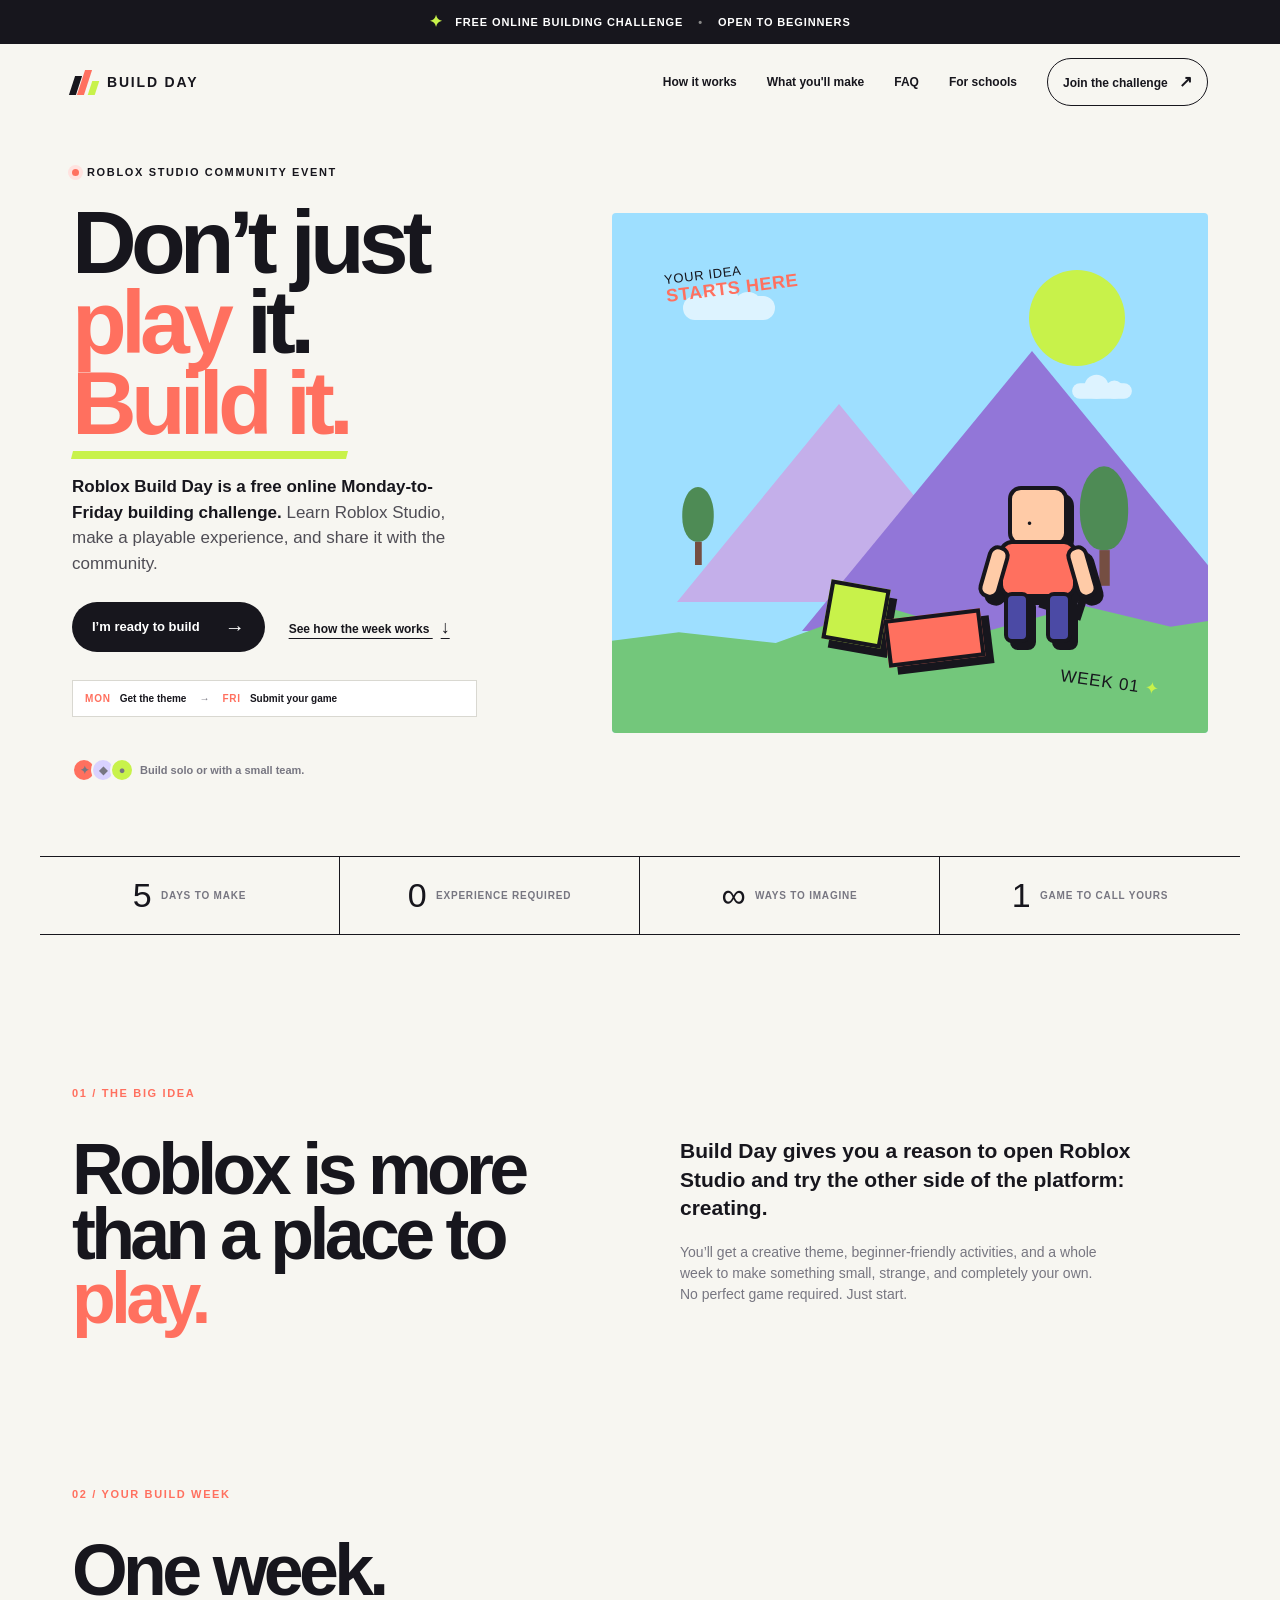
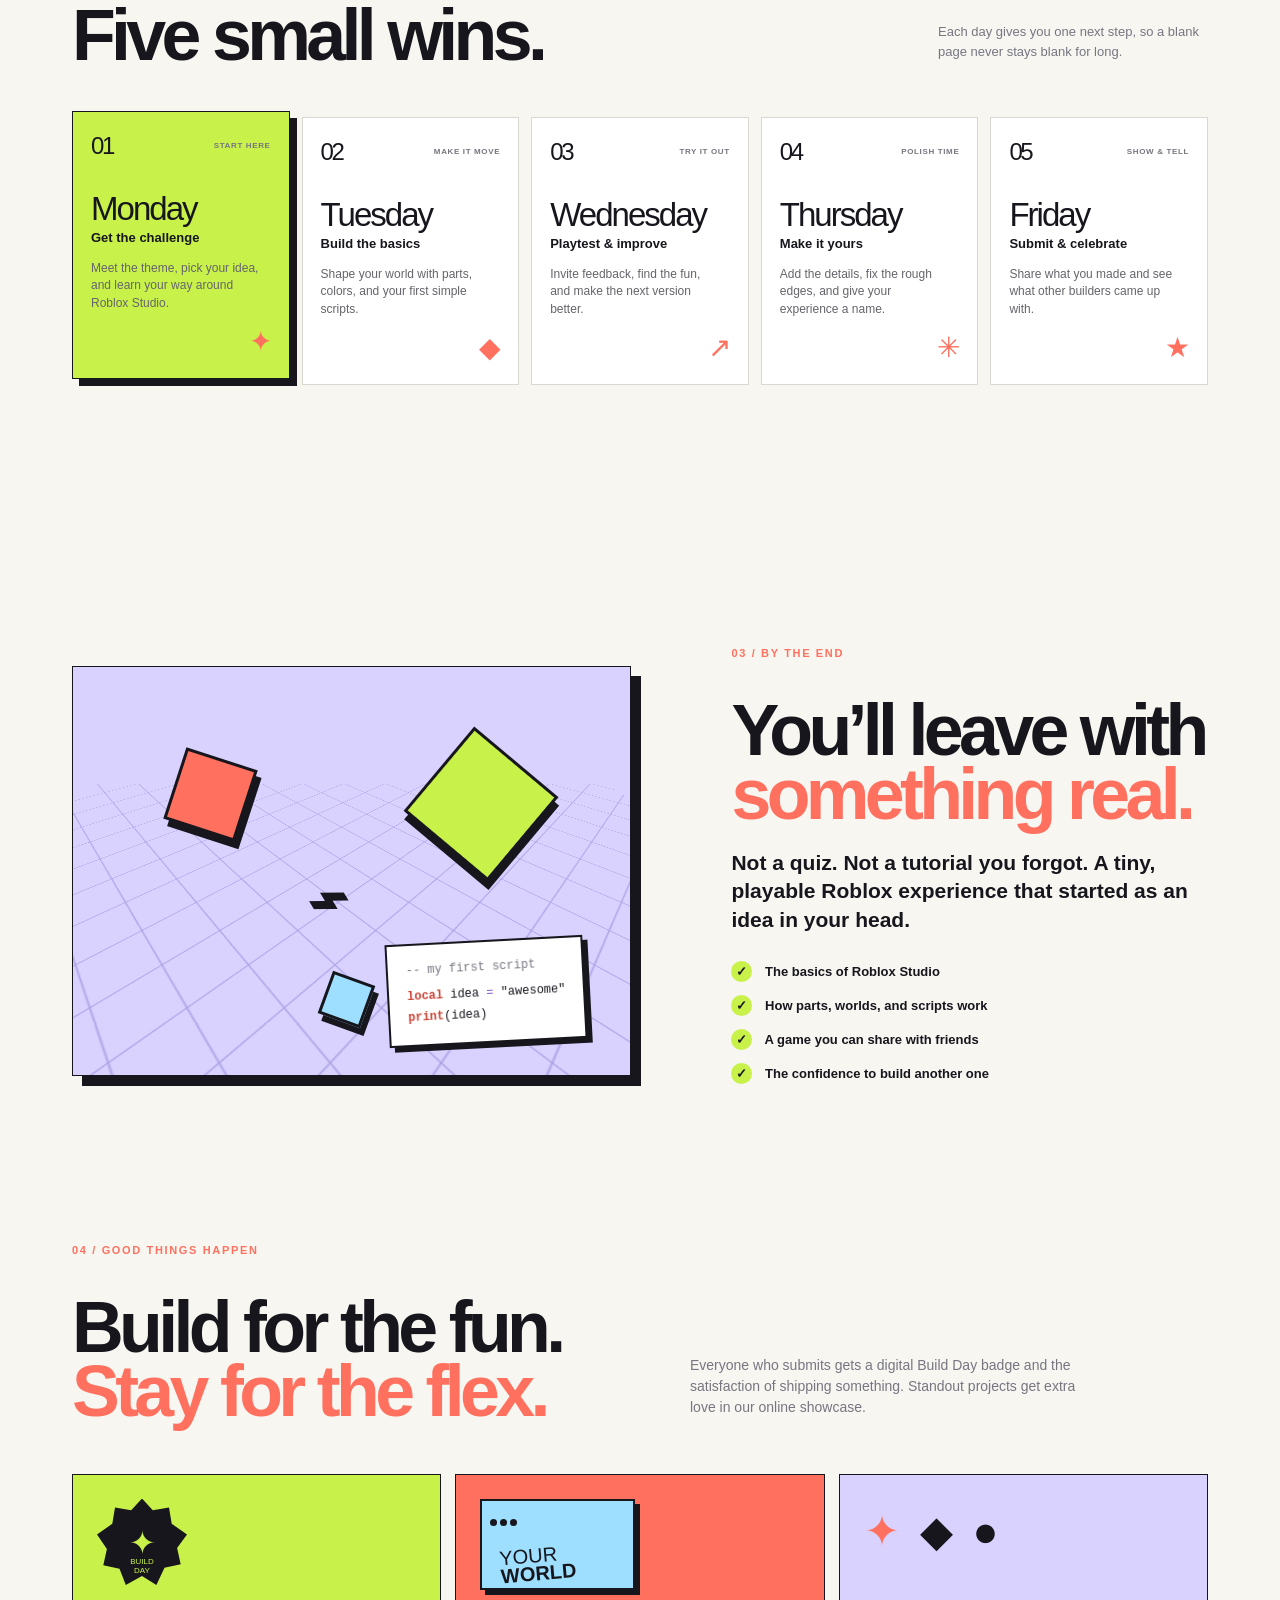
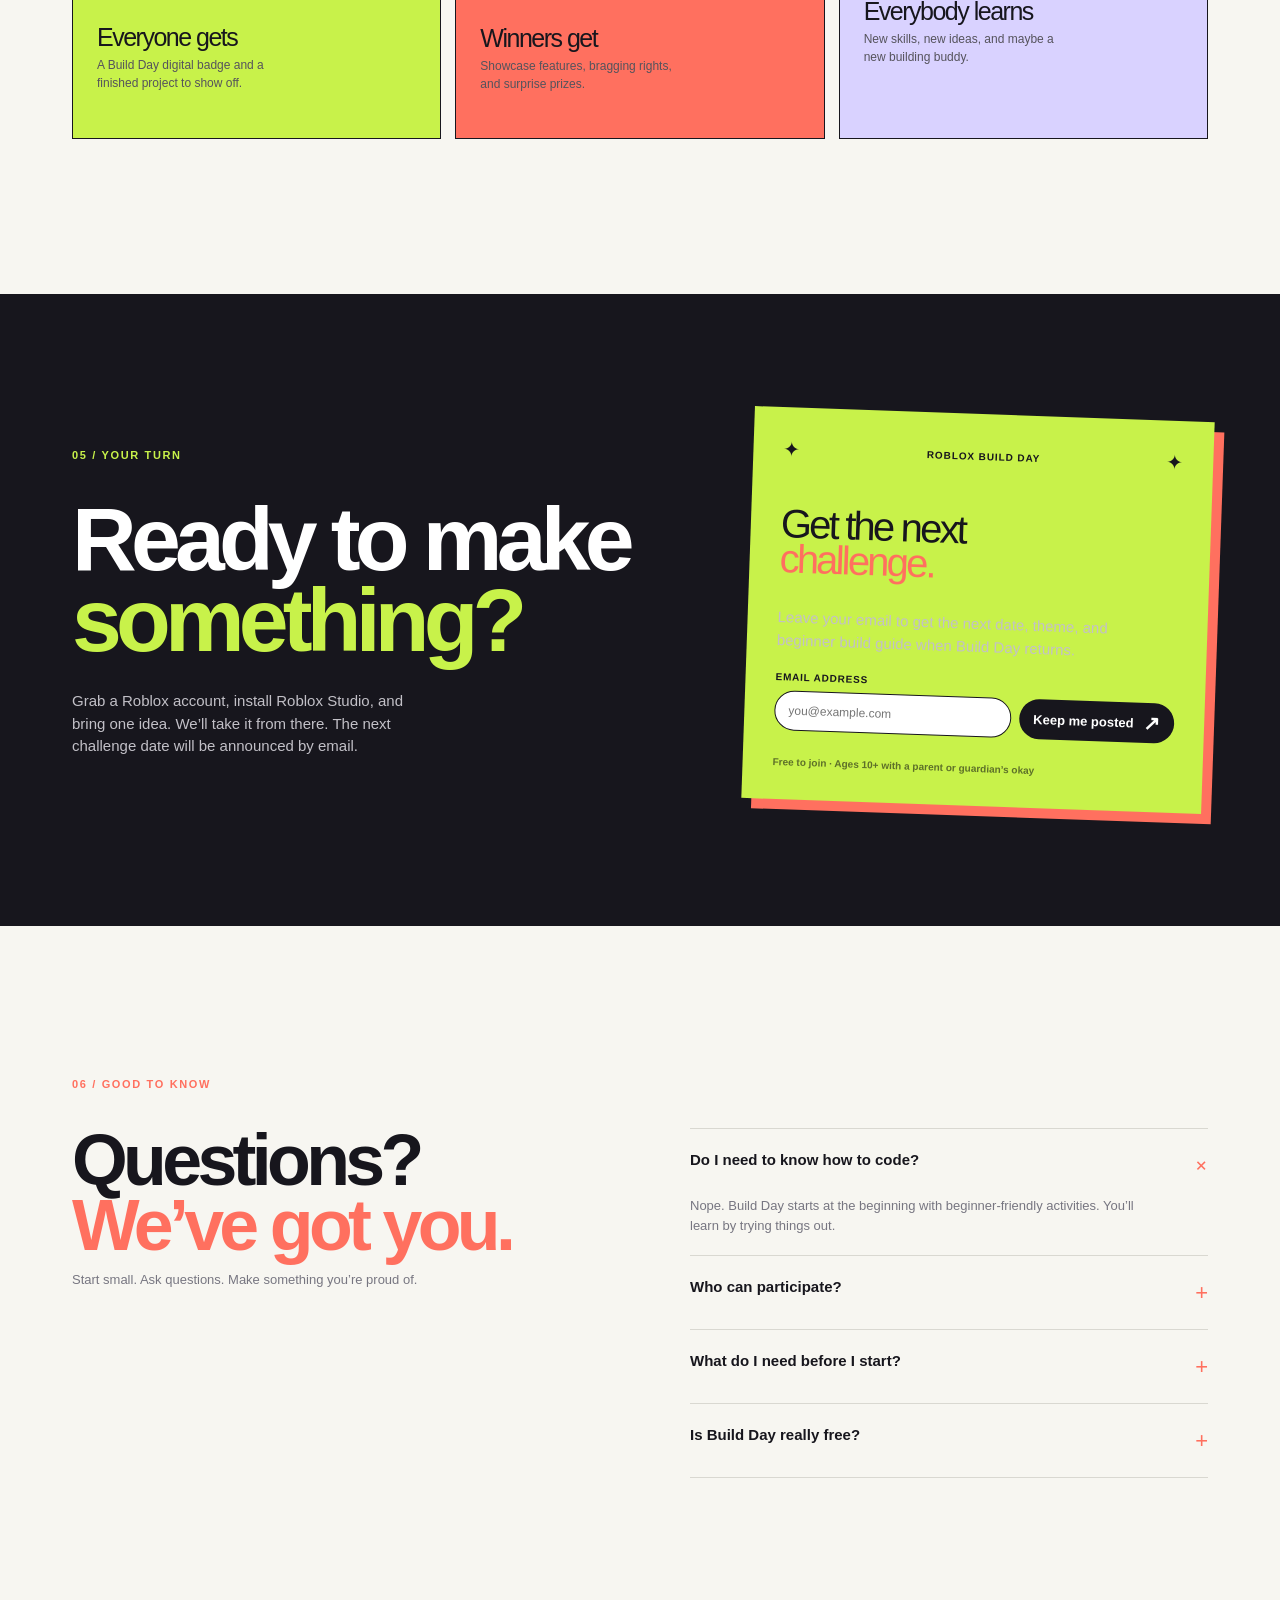
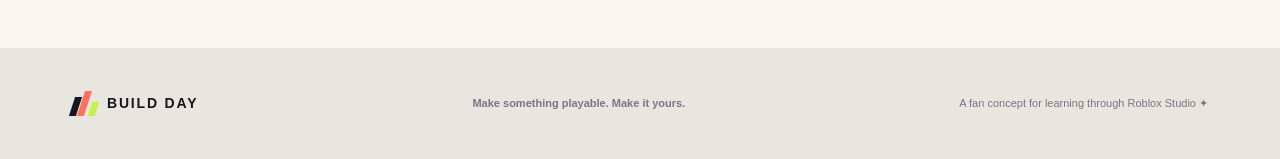
<file: index.html>
<!doctype html>
<html lang="en">
<head>
  <meta charset="UTF-8" />
  <meta name="viewport" content="width=device-width, initial-scale=1.0" />
  <meta name="description" content="Roblox Build Day is a free online building challenge for Roblox players ready to make their first game." />
  <title>Roblox Build Day — Make something playable</title>
  <link rel="stylesheet" href="styles.css" />
</head>
<body>
  <div class="announcement"><span class="spark">✦</span> Free online building challenge <span class="dot">•</span> Open to beginners</div>

  <header class="site-header">
    <a class="brand" href="#top" aria-label="Roblox Build Day home">
      <span class="brand-mark"><span></span><span></span><span></span></span>
      <span>BUILD DAY</span>
    </a>
    <nav class="nav" aria-label="Main navigation">
      <a href="#how-it-works">How it works</a>
      <a href="#what-youll-make">What you'll make</a>
      <a href="#faq">FAQ</a>
      <a href="schools.html">For schools</a>
      <a class="nav-cta" href="#join">Join the challenge <span>↗</span></a>
    </nav>
    <button class="menu-toggle" aria-label="Open menu" aria-expanded="false">☰</button>
  </header>

  <main id="top">
    <section class="hero section-shell">
      <div class="hero-copy">
        <div class="eyebrow"><span class="live-dot"></span> Roblox Studio community event</div>
        <h1>Don’t just<br /><em>play</em> it.<br /><span>Build it.</span></h1>
        <p class="hero-lede"><strong>Roblox Build Day is a free online Monday-to-Friday building challenge.</strong> Learn Roblox Studio, make a playable experience, and share it with the community.</p>
        <div class="hero-actions">
          <a class="button button-primary" href="#signup">I’m ready to build <span>→</span></a>
          <a class="text-link" href="#how-it-works">See how the week works <span>↓</span></a>
        </div>
        <div class="hero-schedule"><span>MON</span><b>Get the theme</b><i>→</i><span>FRI</span><b>Submit your game</b></div>
        <div class="hero-note"><span class="avatar-stack"><i>✦</i><i>◆</i><i>●</i></span><span>Build solo or with a small team.</span></div>
      </div>
      <div class="hero-art" aria-label="Illustration of a Roblox game building scene" role="img">
        <div class="sun"></div><div class="cloud cloud-one"></div><div class="cloud cloud-two"></div>
        <div class="mountain mountain-back"></div><div class="mountain mountain-front"></div>
        <div class="island"></div><div class="tree tree-one"><b></b><i></i></div><div class="tree tree-two"><b></b><i></i></div>
        <div class="build-block block-one"></div><div class="build-block block-two"></div><div class="build-block block-three"></div>
        <div class="character"><div class="head"></div><div class="body"></div><div class="leg leg-one"></div><div class="leg leg-two"></div><div class="arm arm-one"></div><div class="arm arm-two"></div></div>
        <div class="art-label label-top">YOUR IDEA<br /><strong>STARTS HERE</strong></div><div class="art-label label-bottom">WEEK 01 <span>✦</span></div>
      </div>
    </section>

    <section class="stats-strip"><div><strong>5</strong><span>days to make</span></div><div><strong>0</strong><span>experience required</span></div><div><strong>∞</strong><span>ways to imagine</span></div><div><strong>1</strong><span>game to call yours</span></div></section>

    <section class="intro section-shell" id="how-it-works">
      <div class="section-kicker">01 / THE BIG IDEA</div>
      <div class="intro-grid"><h2>Roblox is more<br />than a place to <span>play.</span></h2><div><p class="large-copy">Build Day gives you a reason to open Roblox Studio and try the other side of the platform: creating.</p><p class="muted-copy">You’ll get a creative theme, beginner-friendly activities, and a whole week to make something small, strange, and completely your own. No perfect game required. Just start.</p></div></div>
    </section>

    <section class="timeline-section section-shell">
      <div class="section-kicker">02 / YOUR BUILD WEEK</div><div class="section-heading"><h2>One week.<br /><span>Five small wins.</span></h2><p>Each day gives you one next step, so a blank page never stays blank for long.</p></div>
      <div class="timeline">
        <article class="day-card active"><div class="day-top"><span class="day-number">01</span><span class="day-tag">START HERE</span></div><h3>Monday</h3><h4>Get the challenge</h4><p>Meet the theme, pick your idea, and learn your way around Roblox Studio.</p><div class="day-icon">✦</div></article>
        <article class="day-card"><div class="day-top"><span class="day-number">02</span><span class="day-tag">MAKE IT MOVE</span></div><h3>Tuesday</h3><h4>Build the basics</h4><p>Shape your world with parts, colors, and your first simple scripts.</p><div class="day-icon">◆</div></article>
        <article class="day-card"><div class="day-top"><span class="day-number">03</span><span class="day-tag">TRY IT OUT</span></div><h3>Wednesday</h3><h4>Playtest & improve</h4><p>Invite feedback, find the fun, and make the next version better.</p><div class="day-icon">↗</div></article>
        <article class="day-card"><div class="day-top"><span class="day-number">04</span><span class="day-tag">POLISH TIME</span></div><h3>Thursday</h3><h4>Make it yours</h4><p>Add the details, fix the rough edges, and give your experience a name.</p><div class="day-icon">✳</div></article>
        <article class="day-card"><div class="day-top"><span class="day-number">05</span><span class="day-tag">SHOW & TELL</span></div><h3>Friday</h3><h4>Submit & celebrate</h4><p>Share what you made and see what other builders came up with.</p><div class="day-icon">★</div></article>
      </div>
    </section>

    <section class="make-section section-shell" id="what-youll-make">
      <div class="make-art"><div class="grid-floor"></div><div class="floating cube-a"></div><div class="floating cube-b"></div><div class="floating cube-c"></div><div class="cursor">⌁</div><div class="code-card"><span>-- my first script</span><b>local</b> idea <i>=</i> "awesome"<br /><b>print</b>(idea)</div></div>
      <div class="make-copy"><div class="section-kicker">03 / BY THE END</div><h2>You’ll leave with<br /><span>something real.</span></h2><p class="large-copy">Not a quiz. Not a tutorial you forgot. A tiny, playable Roblox experience that started as an idea in your head.</p><ul class="check-list"><li><span>✓</span> The basics of Roblox Studio</li><li><span>✓</span> How parts, worlds, and scripts work</li><li><span>✓</span> A game you can share with friends</li><li><span>✓</span> The confidence to build another one</li></ul></div>
    </section>

    <section class="rewards section-shell"><div class="section-kicker">04 / GOOD THINGS HAPPEN</div><div class="rewards-head"><h2>Build for the fun.<br /><span>Stay for the flex.</span></h2><p>Everyone who submits gets a digital Build Day badge and the satisfaction of shipping something. Standout projects get extra love in our online showcase.</p></div><div class="reward-grid"><div class="reward-card reward-badge"><div class="badge-shape">✦<small>BUILD<br />DAY</small></div><h3>Everyone gets</h3><p>A Build Day digital badge and a finished project to show off.</p></div><div class="reward-card reward-showcase"><div class="mini-window"><span></span><span></span><span></span><div>YOUR<br /><b>WORLD</b></div></div><h3>Winners get</h3><p>Showcase features, bragging rights, and surprise prizes.</p></div><div class="reward-card reward-friends"><div class="friend-icons">✦ ◆ ●</div><h3>Everybody learns</h3><p>New skills, new ideas, and maybe a new building buddy.</p></div></div></section>

    <section class="join-section" id="join"><div class="join-inner section-shell"><div><div class="section-kicker light">05 / YOUR TURN</div><h2>Ready to make<br /><em>something?</em></h2><p>Grab a Roblox account, install Roblox Studio, and bring one idea. We’ll take it from there. The next challenge date will be announced by email.</p></div><div class="join-card" id="signup"><div class="join-card-title"><span class="tiny-star">✦</span><strong>ROBLOX BUILD DAY</strong><span class="tiny-star">✦</span></div><h3>Get the next<br /><span>challenge.</span></h3><p>Leave your email to get the next date, theme, and beginner build guide when Build Day returns.</p><form class="signup-form" id="signup-form"><label for="email">Email address</label><div class="email-row"><input id="email" name="email" type="email" autocomplete="email" placeholder="you@example.com" required /><button class="button button-light" type="submit">Keep me posted <span>↗</span></button></div><p class="form-status" id="form-status" role="status" aria-live="polite"></p></form><small>Free to join · Ages 10+ with a parent or guardian’s okay</small></div></div></section>

    <section class="faq section-shell" id="faq"><div class="section-kicker">06 / GOOD TO KNOW</div><div class="faq-grid"><div><h2>Questions?<br /><span>We’ve got you.</span></h2><p>Start small. Ask questions. Make something you’re proud of.</p></div><div class="faq-list"><details open><summary>Do I need to know how to code? <span>+</span></summary><p>Nope. Build Day starts at the beginning with beginner-friendly activities. You’ll learn by trying things out.</p></details><details><summary>Who can participate? <span>+</span></summary><p>Roblox players ages 10+ can join with a parent or guardian’s okay. You can build by yourself or with a small team.</p></details><details><summary>What do I need before I start? <span>+</span></summary><p>A Roblox account, access to Roblox Studio, and one idea you’re excited to explore.</p></details><details><summary>Is Build Day really free? <span>+</span></summary><p>Yes. The online challenge, activities, showcase, and digital badge are all free.</p></details></div></div></section>
  </main>

  <footer class="footer"><div class="section-shell footer-inner"><a class="brand" href="#top"><span class="brand-mark"><span></span><span></span><span></span></span><span>BUILD DAY</span></a><p>Make something playable. Make it yours.</p><span class="footer-note">A fan concept for learning through Roblox Studio ✦</span></div></footer>
  <script src="script.js"></script>
</body>
</html>
</file>
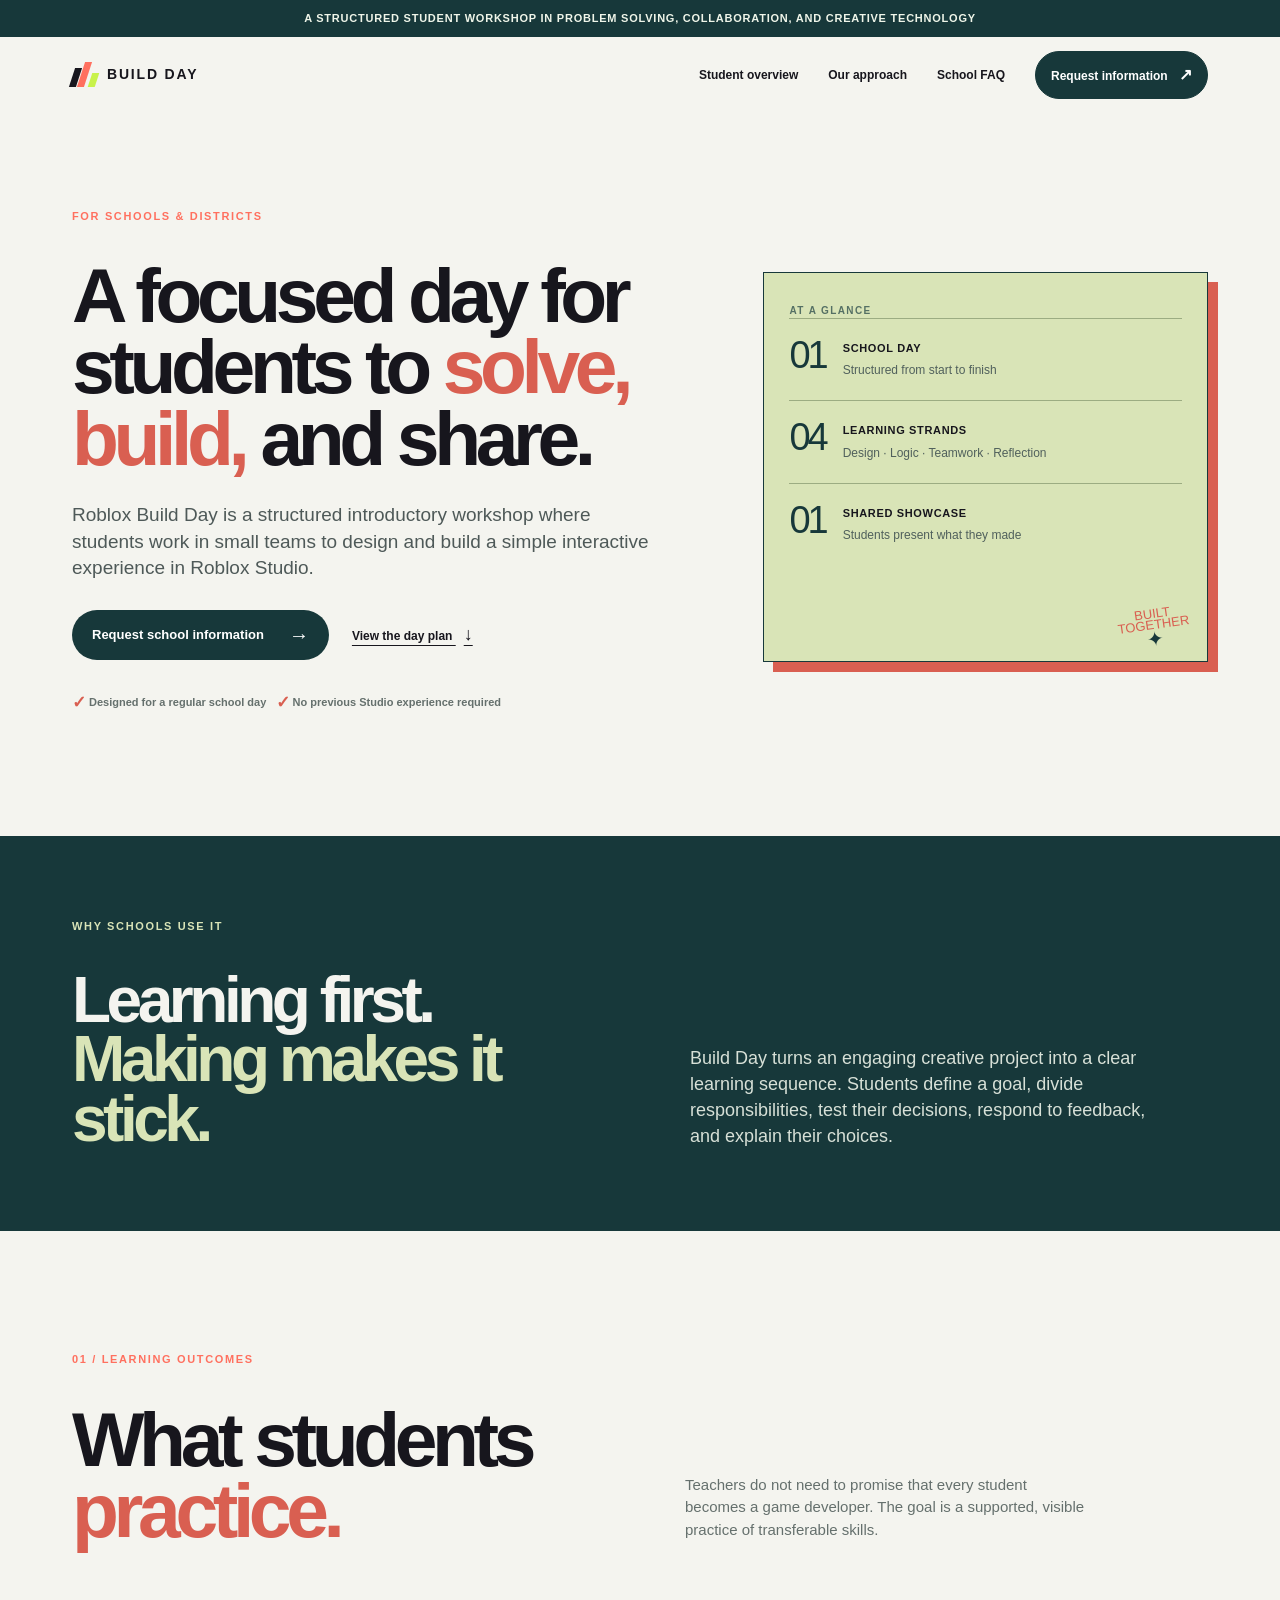
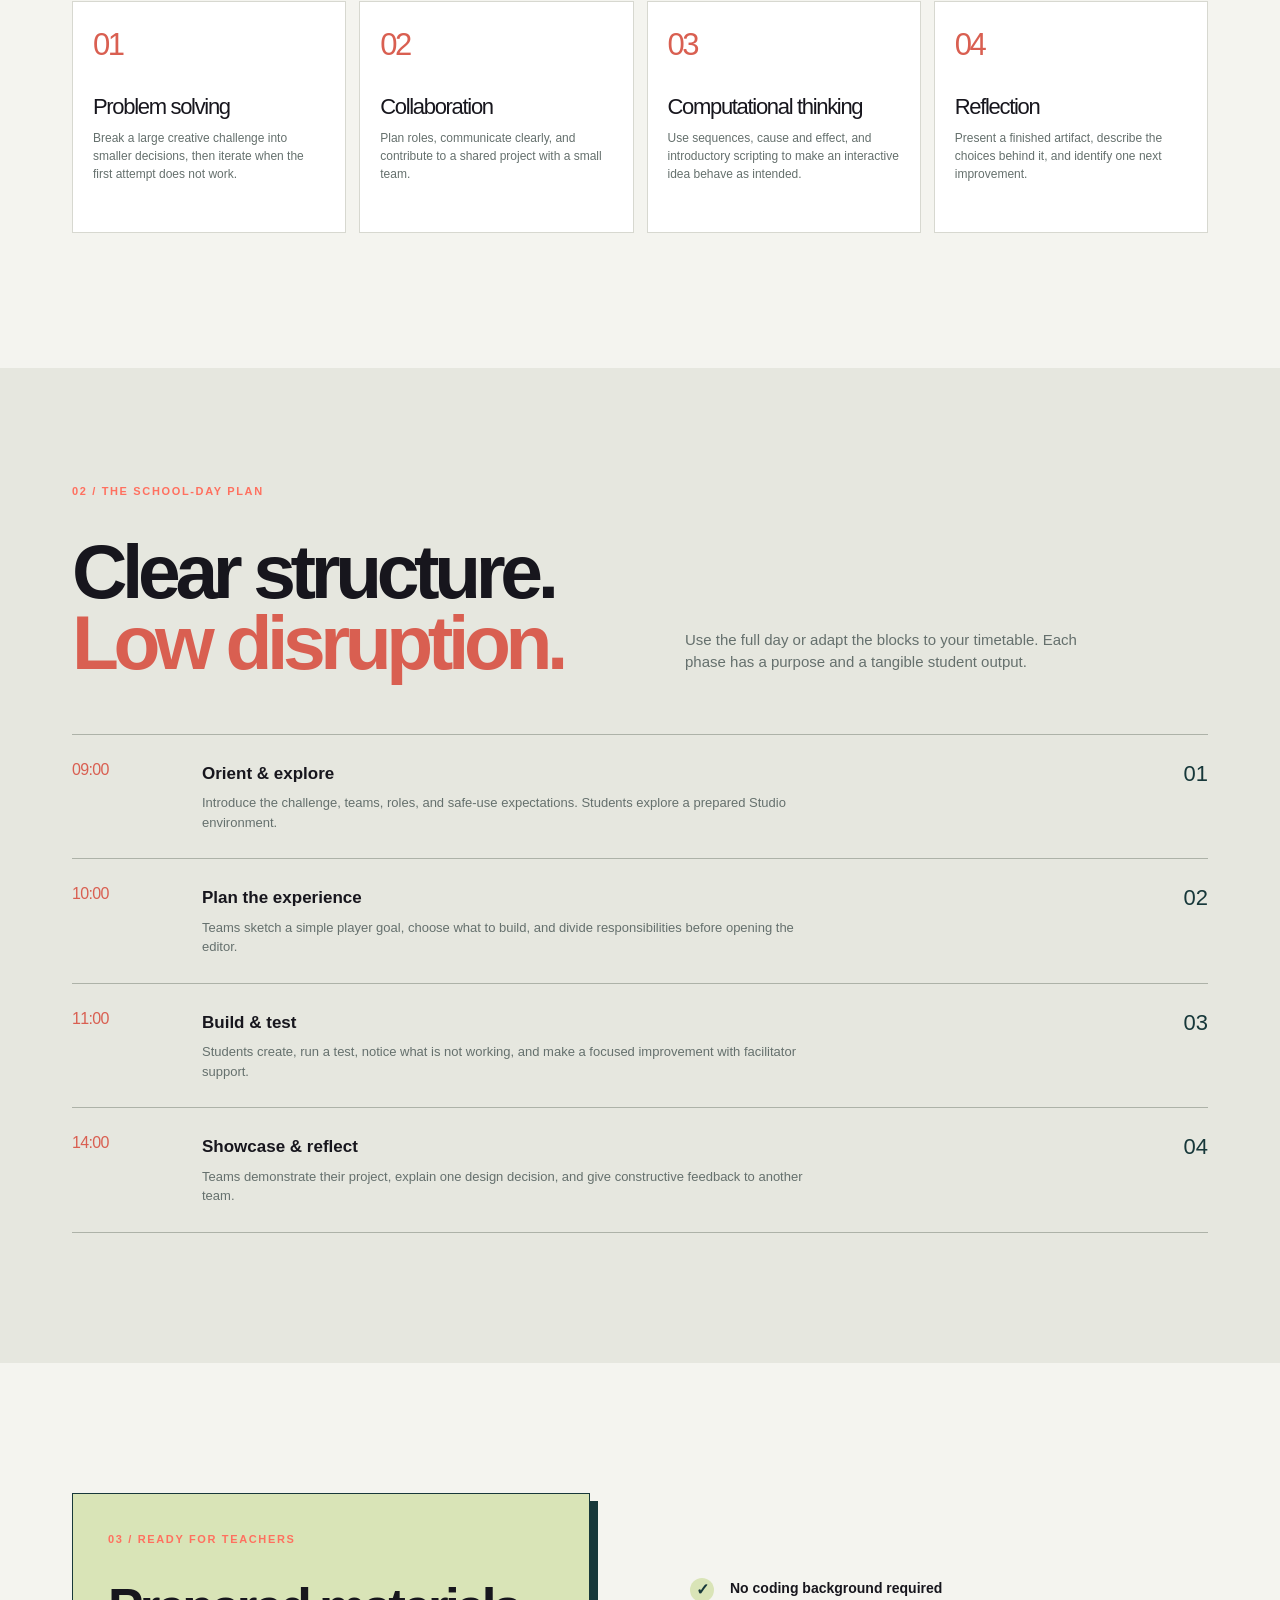
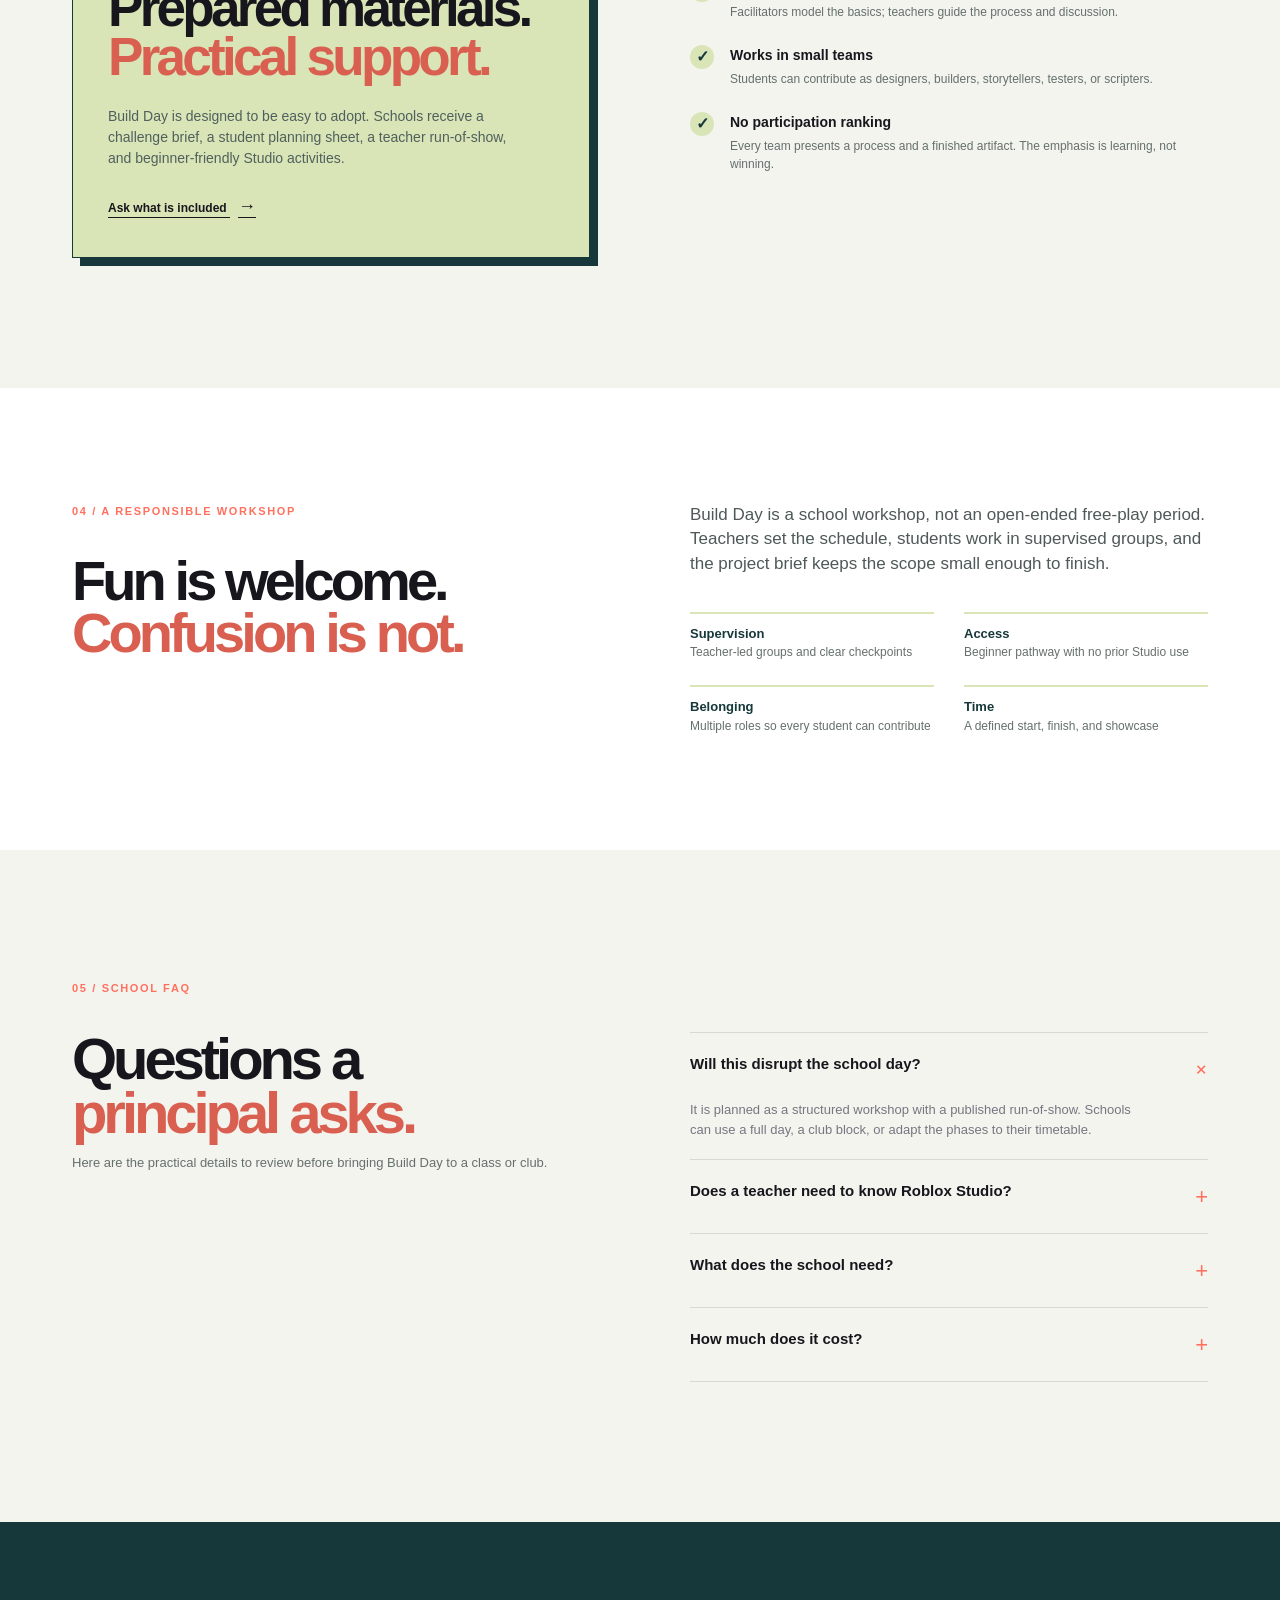
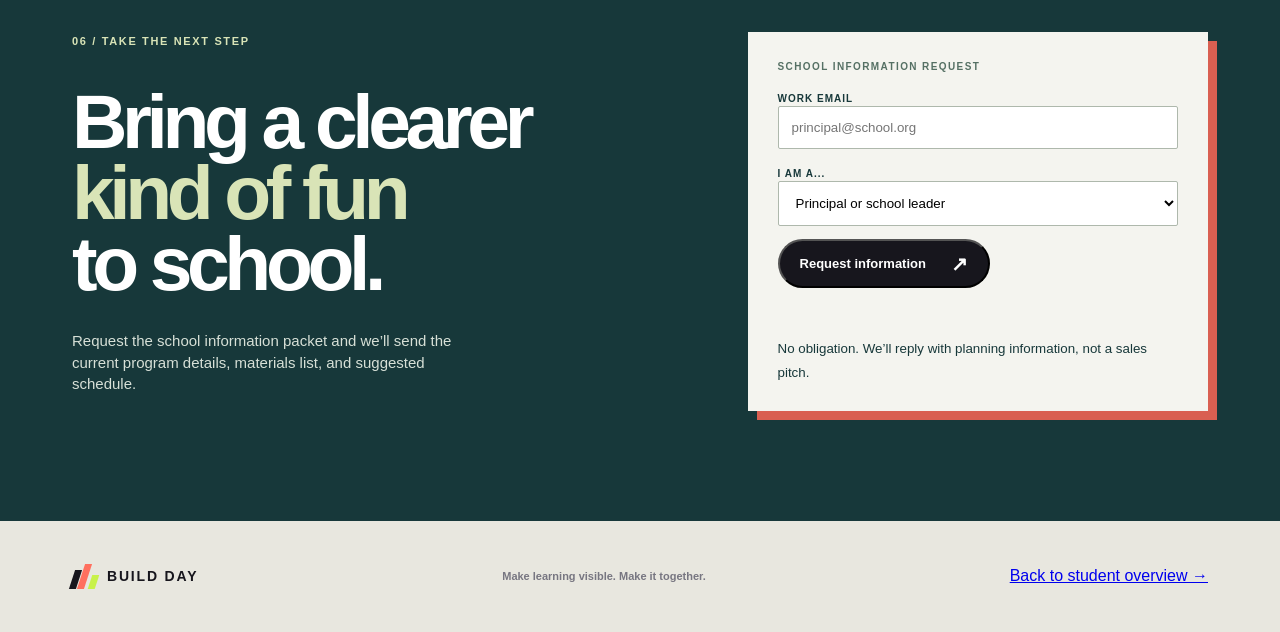
<file: schools.html>
<!doctype html>
<html lang="en">
<head>
  <meta charset="UTF-8" />
  <meta name="viewport" content="width=device-width, initial-scale=1.0" />
  <meta name="description" content="Roblox Build Day for schools: a structured, one-day student workshop for problem solving, collaboration, and introductory game design." />
  <title>For Schools — Roblox Build Day</title>
  <link rel="stylesheet" href="styles.css" />
  <link rel="stylesheet" href="schools.css" />
</head>
<body class="schools-page">
  <div class="announcement schools-announcement">A structured student workshop in problem solving, collaboration, and creative technology</div>
  <header class="site-header school-header">
    <a class="brand" href="index.html" aria-label="Roblox Build Day home"><span class="brand-mark"><span></span><span></span><span></span></span><span>BUILD DAY</span></a>
    <nav class="nav" aria-label="Main navigation"><a href="index.html">Student overview</a><a href="#approach">Our approach</a><a href="#faq">School FAQ</a><a class="nav-cta school-cta" href="#contact">Request information <span>↗</span></a></nav>
    <button class="menu-toggle" aria-label="Open menu" aria-expanded="false">☰</button>
  </header>

  <main>
    <section class="school-hero section-shell">
      <div class="school-hero-copy"><div class="section-kicker">FOR SCHOOLS &amp; DISTRICTS</div><h1>A focused day for students to <span>solve, build,</span> and share.</h1><p class="school-dek">Roblox Build Day is a structured introductory workshop where students work in small teams to design and build a simple interactive experience in Roblox Studio.</p><div class="school-actions"><a class="button button-primary" href="#contact">Request school information <span>→</span></a><a class="text-link" href="#schedule">View the day plan <span>↓</span></a></div><p class="trust-line"><span>✓</span> Designed for a regular school day &nbsp; <span>✓</span> No previous Studio experience required</p></div>
      <div class="school-hero-card"><div class="card-label">AT A GLANCE</div><div class="glance-row"><strong>01</strong><span>school day<br /><b>Structured from start to finish</b></span></div><div class="glance-row"><strong>04</strong><span>learning strands<br /><b>Design · Logic · Teamwork · Reflection</b></span></div><div class="glance-row"><strong>01</strong><span>shared showcase<br /><b>Students present what they made</b></span></div><div class="card-stamp">BUILT<br />TOGETHER<br /><i>✦</i></div></div>
    </section>

    <section class="school-proof"><div class="section-shell proof-grid"><div><div class="section-kicker">WHY SCHOOLS USE IT</div><h2>Learning first.<br /><span>Making makes it stick.</span></h2></div><p>Build Day turns an engaging creative project into a clear learning sequence. Students define a goal, divide responsibilities, test their decisions, respond to feedback, and explain their choices.</p></div></section>

    <section class="outcomes section-shell" id="approach"><div class="section-kicker">01 / LEARNING OUTCOMES</div><div class="outcomes-heading"><h2>What students<br /><span>practice.</span></h2><p>Teachers do not need to promise that every student becomes a game developer. The goal is a supported, visible practice of transferable skills.</p></div><div class="outcome-grid"><article><span class="outcome-no">01</span><h3>Problem solving</h3><p>Break a large creative challenge into smaller decisions, then iterate when the first attempt does not work.</p></article><article><span class="outcome-no">02</span><h3>Collaboration</h3><p>Plan roles, communicate clearly, and contribute to a shared project with a small team.</p></article><article><span class="outcome-no">03</span><h3>Computational thinking</h3><p>Use sequences, cause and effect, and introductory scripting to make an interactive idea behave as intended.</p></article><article><span class="outcome-no">04</span><h3>Reflection</h3><p>Present a finished artifact, describe the choices behind it, and identify one next improvement.</p></article></div></section>

    <section class="school-schedule" id="schedule"><div class="section-shell"><div class="section-kicker">02 / THE SCHOOL-DAY PLAN</div><div class="schedule-heading"><h2>Clear structure.<br /><span>Low disruption.</span></h2><p>Use the full day or adapt the blocks to your timetable. Each phase has a purpose and a tangible student output.</p></div><div class="schedule-list"><div class="schedule-item"><span class="time">09:00</span><div><b>Orient &amp; explore</b><p>Introduce the challenge, teams, roles, and safe-use expectations. Students explore a prepared Studio environment.</p></div><em>01</em></div><div class="schedule-item"><span class="time">10:00</span><div><b>Plan the experience</b><p>Teams sketch a simple player goal, choose what to build, and divide responsibilities before opening the editor.</p></div><em>02</em></div><div class="schedule-item"><span class="time">11:00</span><div><b>Build &amp; test</b><p>Students create, run a test, notice what is not working, and make a focused improvement with facilitator support.</p></div><em>03</em></div><div class="schedule-item"><span class="time">14:00</span><div><b>Showcase &amp; reflect</b><p>Teams demonstrate their project, explain one design decision, and give constructive feedback to another team.</p></div><em>04</em></div></div></div></section>

    <section class="support section-shell"><div class="support-card"><div class="section-kicker">03 / READY FOR TEACHERS</div><h2>Prepared materials.<br /><span>Practical support.</span></h2><p>Build Day is designed to be easy to adopt. Schools receive a challenge brief, a student planning sheet, a teacher run-of-show, and beginner-friendly Studio activities.</p><a class="text-link" href="#contact">Ask what is included <span>→</span></a></div><div class="support-list"><div><span>✓</span><b>No coding background required</b><p>Facilitators model the basics; teachers guide the process and discussion.</p></div><div><span>✓</span><b>Works in small teams</b><p>Students can contribute as designers, builders, storytellers, testers, or scripters.</p></div><div><span>✓</span><b>No participation ranking</b><p>Every team presents a process and a finished artifact. The emphasis is learning, not winning.</p></div></div></section>

    <section class="safety-section"><div class="section-shell safety-grid"><div><div class="section-kicker">04 / A RESPONSIBLE WORKSHOP</div><h2>Fun is welcome.<br /><span>Confusion is not.</span></h2></div><div class="safety-copy"><p>Build Day is a school workshop, not an open-ended free-play period. Teachers set the schedule, students work in supervised groups, and the project brief keeps the scope small enough to finish.</p><div class="safety-points"><span><b>Supervision</b><br />Teacher-led groups and clear checkpoints</span><span><b>Access</b><br />Beginner pathway with no prior Studio use</span><span><b>Belonging</b><br />Multiple roles so every student can contribute</span><span><b>Time</b><br />A defined start, finish, and showcase</span></div></div></div></section>

    <section class="school-faq section-shell" id="faq"><div class="section-kicker">05 / SCHOOL FAQ</div><div class="school-faq-grid"><div><h2>Questions a<br /><span>principal asks.</span></h2><p>Here are the practical details to review before bringing Build Day to a class or club.</p></div><div class="faq-list"><details open><summary>Will this disrupt the school day? <span>+</span></summary><p>It is planned as a structured workshop with a published run-of-show. Schools can use a full day, a club block, or adapt the phases to their timetable.</p></details><details><summary>Does a teacher need to know Roblox Studio? <span>+</span></summary><p>No. The teacher guide and beginner activities provide the structure. A facilitator can model the tool basics while the teacher supports teams and discussion.</p></details><details><summary>What does the school need? <span>+</span></summary><p>Students need access to Roblox Studio and a Roblox account. The school provides supervised devices, a teacher or facilitator, and time for the showcase.</p></details><details><summary>How much does it cost? <span>+</span></summary><p>Build Day is designed as a free program. Request the current school information packet for availability, implementation details, and any local requirements.</p></details></div></div></section>

    <section class="contact-section" id="contact"><div class="section-shell contact-inner"><div><div class="section-kicker light">06 / TAKE THE NEXT STEP</div><h2>Bring a clearer<br /><em>kind of fun</em><br />to school.</h2><p>Request the school information packet and we’ll send the current program details, materials list, and suggested schedule.</p></div><div class="contact-card"><div class="card-label">SCHOOL INFORMATION REQUEST</div><form id="school-form"><label for="school-email">Work email</label><input id="school-email" type="email" placeholder="principal@school.org" required /><label for="school-role">I am a...</label><select id="school-role"><option>Principal or school leader</option><option>Teacher or facilitator</option><option>Parent or guardian</option><option>District or nonprofit partner</option></select><button class="button button-light" type="submit">Request information <span>↗</span></button><p id="school-status" class="form-status" role="status" aria-live="polite"></p></form><small>No obligation. We’ll reply with planning information, not a sales pitch.</small></div></div></section>
  </main>
  <footer class="footer"><div class="section-shell footer-inner"><a class="brand" href="index.html"><span class="brand-mark"><span></span><span></span><span></span></span><span>BUILD DAY</span></a><p>Make learning visible. Make it together.</p><a class="footer-school-link" href="index.html">Back to student overview →</a></div></footer>
  <script src="schools.js"></script>
</body>
</html>
</file>
<file: styles.css>
:root{--ink:#17161d;--muted:#777681;--paper:#f7f6f1;--lime:#c8f24a;--coral:#ff705f;--lav:#d9d2ff;--blue:#9edfff;--line:#d9d8d1;--display:'Arial Black',Impact,sans-serif;--body:Arial,Helvetica,sans-serif}*{box-sizing:border-box}html{scroll-behavior:smooth}body{margin:0;background:var(--paper);color:var(--ink);font-family:var(--body);line-height:1.5}.section-shell{max-width:1200px;margin:0 auto;padding-left:32px;padding-right:32px}.announcement{background:var(--ink);color:#fff;text-align:center;padding:10px 20px;font-size:11px;font-weight:bold;letter-spacing:.08em;text-transform:uppercase}.spark{color:var(--lime);font-size:16px;vertical-align:-1px;margin-right:8px}.dot{color:#888;margin:0 11px}.site-header{height:76px;max-width:1200px;margin:auto;padding:0 32px;display:flex;align-items:center;justify-content:space-between}.brand{display:flex;align-items:center;gap:10px;font-size:14px;font-weight:900;letter-spacing:.13em;text-decoration:none;color:var(--ink)}.brand-mark{display:flex;gap:2px;align-items:flex-end}.brand-mark span{display:block;background:var(--ink);width:7px;height:19px;transform:skew(-18deg)}.brand-mark span:nth-child(2){height:25px;background:var(--coral)}.brand-mark span:nth-child(3){height:14px;background:var(--lime)}.nav{display:flex;align-items:center;gap:30px}.nav a{text-decoration:none;color:var(--ink);font-weight:700;font-size:12px}.nav-cta{border:1px solid var(--ink);padding:11px 15px;border-radius:99px}.nav-cta span{font-size:16px;margin-left:8px}.menu-toggle{display:none;background:none;border:0;font-size:25px}.hero{display:grid;grid-template-columns:.9fr 1.1fr;gap:52px;align-items:center;min-height:635px;padding-top:44px;padding-bottom:74px}.eyebrow,.section-kicker{font-size:11px;font-weight:900;letter-spacing:.15em;text-transform:uppercase}.eyebrow{display:flex;align-items:center;gap:8px;margin-bottom:21px}.live-dot{width:7px;height:7px;border-radius:50%;background:var(--coral);box-shadow:0 0 0 4px #ffe2df}.hero h1,.section-heading h2,.intro h2,.make-copy h2,.rewards h2,.join-section h2,.faq h2{font-family:var(--display);font-size:clamp(58px,7vw,94px);line-height:.9;letter-spacing:-.065em;margin:0}.hero h1 em,.intro h2 span,.make-copy h2 span,.rewards h2 span,.faq h2 span{font-style:normal;color:var(--coral)}.hero h1>span{color:var(--coral);position:relative}.hero h1>span:after{content:'';height:8px;background:var(--lime);position:absolute;left:0;right:1px;bottom:-6px;z-index:-1;transform:skew(-14deg)}.hero-lede{max-width:405px;margin:31px 0 26px;font-size:17px;color:#4f4d55}.hero-actions{display:flex;align-items:center;gap:24px}.button{display:inline-flex;align-items:center;gap:25px;border-radius:99px;text-decoration:none;padding:15px 20px;font-size:13px;font-weight:900}.button-primary{background:var(--ink);color:#fff}.button-primary span,.button-light span{font-size:20px;line-height:10px}.text-link{color:var(--ink);font-size:12px;font-weight:800;text-decoration:underline;text-underline-offset:5px}.text-link span{font-size:18px;text-decoration:none;margin-left:8px}.hero-note{display:flex;align-items:center;gap:11px;margin-top:41px;font-size:11px;color:var(--muted);font-weight:700}.avatar-stack{display:flex}.avatar-stack i{display:grid;place-items:center;width:24px;height:24px;border-radius:50%;margin-right:-5px;border:2px solid var(--paper);font-style:normal;font-size:11px}.avatar-stack i:nth-child(1){background:var(--coral)}.avatar-stack i:nth-child(2){background:var(--lav)}.avatar-stack i:nth-child(3){background:var(--lime)}.hero-art{height:520px;position:relative;overflow:hidden;background:var(--blue);border-radius:4px;isolation:isolate}.sun{position:absolute;right:14%;top:11%;width:96px;height:96px;border-radius:50%;background:var(--lime)}.cloud{position:absolute;width:92px;height:24px;border-radius:99px;background:#fff;opacity:.65}.cloud:before,.cloud:after{content:'';position:absolute;border-radius:50%;background:inherit}.cloud:before{width:37px;height:37px;left:19px;bottom:0}.cloud:after{width:28px;height:28px;right:13px;bottom:0}.cloud-one{left:12%;top:16%}.cloud-two{right:10%;top:32%;transform:scale(.65)}.mountain{position:absolute;bottom:120px;width:0;height:0;border-left:180px solid transparent;border-right:180px solid transparent;border-bottom:220px solid #9276d8}.mountain-back{left:8%;border-bottom-color:#c4afea;transform:scale(.9)}.mountain-front{right:-9%;bottom:102px;border-left-width:230px;border-right-width:230px;border-bottom-width:280px}.island{position:absolute;bottom:0;left:-10%;width:125%;height:180px;background:#73c77b;clip-path:polygon(0 53%,17% 44%,30% 50%,44% 29%,57% 45%,71% 29%,83% 41%,100% 30%,100% 100%,0 100%)}.tree{position:absolute;bottom:155px}.tree b{display:block;width:42px;height:73px;background:#4e8b55;border-radius:50% 50% 45% 45%}.tree i{display:block;width:9px;height:31px;background:#754e42;margin:auto}.tree-one{left:11%;transform:scale(.75)}.tree-two{right:14%;transform:scale(1.15)}.build-block{position:absolute;background:var(--coral);border:4px solid var(--ink);box-shadow:8px 8px 0 var(--ink)}.block-one{bottom:89px;left:36%;height:60px;width:60px;transform:rotate(10deg);background:var(--lime)}.block-two{bottom:71px;left:46%;height:48px;width:97px;transform:rotate(-7deg)}.block-three{bottom:128px;right:21%;height:44px;width:44px;transform:rotate(18deg);background:var(--lav)}.character{position:absolute;bottom:92px;left:65%;height:155px;width:78px;filter:drop-shadow(6px 7px 0 var(--ink))}.head{width:60px;height:60px;background:#ffcba7;border:4px solid var(--ink);border-radius:13px;position:absolute;left:9px;top:0}.head:after{content:'•  •';position:absolute;top:24px;left:15px;letter-spacing:12px;font-size:13px}.body{position:absolute;top:54px;left:0;width:78px;height:58px;background:var(--coral);border:4px solid var(--ink);border-radius:13px}.leg{position:absolute;top:106px;width:26px;height:51px;background:#4b4aa5;border:4px solid var(--ink);border-radius:8px}.leg-one{left:5px}.leg-two{right:5px}.arm{position:absolute;top:59px;width:22px;height:54px;background:#ffcba7;border:4px solid var(--ink);border-radius:10px}.arm-one{left:-16px;transform:rotate(16deg)}.arm-two{right:-16px;transform:rotate(-16deg)}.art-label{position:absolute;font-family:var(--display);font-size:13px;letter-spacing:.05em;line-height:1.05}.label-top{left:9%;top:10%;transform:rotate(-7deg)}.label-top strong{color:var(--coral);font-size:18px}.label-bottom{right:8%;bottom:8%;font-size:17px;transform:rotate(8deg)}.label-bottom span{color:var(--lime)}.stats-strip{display:grid;grid-template-columns:repeat(4,1fr);border-top:1px solid var(--ink);border-bottom:1px solid var(--ink);max-width:1200px;margin:0 auto}.stats-strip div{display:flex;align-items:center;justify-content:center;gap:12px;padding:19px 10px;border-right:1px solid var(--ink)}.stats-strip div:last-child{border:0}.stats-strip strong{font:34px var(--display);letter-spacing:-.08em}.stats-strip span{font-size:10px;font-weight:bold;color:var(--muted);text-transform:uppercase;letter-spacing:.08em}.intro{padding-top:150px;padding-bottom:155px}.section-kicker{color:var(--coral);margin-bottom:36px}.intro-grid{display:grid;grid-template-columns:1fr 1fr;gap:80px}.intro h2,.section-heading h2,.make-copy h2,.rewards h2,.faq h2{font-size:clamp(45px,5.6vw,75px)}.large-copy{font-size:21px;line-height:1.35;font-weight:800;max-width:470px;margin:0 0 20px}.muted-copy{color:var(--muted);max-width:430px;font-size:14px}.timeline-section{padding-bottom:150px}.section-heading{display:flex;justify-content:space-between;align-items:end;margin-bottom:50px}.section-heading p{max-width:270px;color:var(--muted);font-size:13px;margin:0 0 6px}.timeline{display:grid;grid-template-columns:repeat(5,1fr);gap:12px}.day-card{background:#fff;border:1px solid var(--line);padding:20px 18px;min-height:268px;position:relative;transition:transform .25s,box-shadow .25s}.day-card:hover,.day-card.active{transform:translateY(-6px);box-shadow:7px 7px 0 var(--ink)}.day-card.active{background:var(--lime);border-color:var(--ink)}.day-top{display:flex;justify-content:space-between;align-items:center}.day-number{font:24px var(--display);letter-spacing:-.1em}.day-tag{font-size:8px;font-weight:bold;letter-spacing:.08em;color:var(--muted)}.day-card h3{font:33px var(--display);letter-spacing:-.06em;margin:30px 0 0}.day-card h4{font-size:13px;margin:0 0 10px}.day-card p{color:#66646b;font-size:12px;max-width:170px;line-height:1.45}.day-icon{position:absolute;bottom:15px;right:17px;color:var(--coral);font-size:28px}.make-section{display:grid;grid-template-columns:1.08fr .92fr;gap:100px;align-items:center;padding-top:110px;padding-bottom:145px}.make-art{height:410px;position:relative;overflow:hidden;background:var(--lav);border:1px solid var(--ink);box-shadow:10px 10px 0 var(--ink)}.grid-floor{position:absolute;inset:0;opacity:.36;background:linear-gradient(135deg,transparent 49%,#5b4fb1 50%,transparent 51%),linear-gradient(45deg,transparent 49%,#5b4fb1 50%,transparent 51%);background-size:45px 45px;transform:perspective(300px) rotateX(50deg) scale(1.4) translateY(55px)}.floating{position:absolute;border:3px solid var(--ink);box-shadow:6px 6px 0 var(--ink)}.cube-a{width:75px;height:75px;background:var(--coral);left:18%;top:22%;transform:rotate(18deg)}.cube-b{width:110px;height:110px;background:var(--lime);right:17%;top:20%;transform:rotate(40deg)}.cube-c{width:45px;height:45px;background:var(--blue);left:45%;bottom:13%;transform:rotate(20deg)}.cursor{position:absolute;left:42%;top:45%;font-size:65px;transform:rotate(-31deg);font-weight:bold}.code-card{position:absolute;right:8%;bottom:8%;padding:15px 18px;background:#fff;border:2px solid var(--ink);font:12px monospace;line-height:1.8;box-shadow:5px 5px 0 var(--ink);transform:rotate(-3deg)}.code-card span{color:var(--muted);display:block;margin-bottom:4px}.code-card b{color:#cc4437}.code-card i{color:#7c50be}.make-copy .large-copy{margin:22px 0 27px}.check-list{padding:0;margin:0;list-style:none;font-size:13px;font-weight:700}.check-list li{margin:13px 0}.check-list span{display:inline-grid;place-items:center;background:var(--lime);width:21px;height:21px;border-radius:50%;margin-right:9px}.rewards{padding-bottom:155px}.rewards-head{display:grid;grid-template-columns:1fr 1fr;gap:100px;align-items:end;margin-bottom:50px}.rewards-head p{color:var(--muted);font-size:14px;max-width:390px;margin:0 0 6px}.reward-grid{display:grid;grid-template-columns:repeat(3,1fr);gap:14px}.reward-card{min-height:265px;padding:24px;border:1px solid var(--ink);position:relative;overflow:hidden}.reward-card h3{font:25px var(--display);letter-spacing:-.06em;margin:34px 0 4px}.reward-card p{font-size:12px;max-width:210px;color:#55535c;margin:0}.reward-badge{background:var(--lime)}.badge-shape{width:90px;height:90px;background:var(--ink);color:var(--lime);clip-path:polygon(50% 0,62% 13%,80% 10%,83% 28%,100% 40%,89% 55%,93% 73%,75% 77%,66% 96%,50% 86%,32% 96%,25% 78%,7% 74%,11% 56%,0 40%,17% 28%,20% 10%,38% 13%);display:grid;place-items:center;font-size:32px;text-align:center;line-height:.85}.badge-shape small{font:8px var(--display);position:absolute;margin-top:45px}.reward-showcase{background:var(--coral)}.mini-window{width:155px;height:91px;background:var(--blue);border:2px solid var(--ink);box-shadow:5px 5px 0 var(--ink);padding:8px}.mini-window span{display:inline-block;width:7px;height:7px;background:var(--ink);border-radius:50%;margin-right:3px}.mini-window div{font:20px var(--display);line-height:.88;margin:12px 0 0 10px;transform:rotate(-5deg)}.reward-friends{background:var(--lav)}.friend-icons{font-size:43px;letter-spacing:4px}.friend-icons:first-letter{color:var(--coral)}.join-section{background:var(--ink);color:#fff;padding:120px 0}.join-inner{display:grid;grid-template-columns:1fr .8fr;gap:100px;align-items:center}.section-kicker.light{color:var(--lime)}.join-section h2{font-size:clamp(55px,7vw,94px)}.join-section h2 em{font-style:normal;color:var(--lime)}.join-section>div>div>p{color:#c2c0c7;max-width:350px;font-size:15px;margin-top:30px}.join-card{background:var(--lime);color:var(--ink);padding:27px 30px 30px;transform:rotate(2deg);box-shadow:10px 10px 0 var(--coral)}.join-card-title{display:flex;align-items:center;justify-content:space-between;font-size:10px;letter-spacing:.09em}.tiny-star{font-size:20px}.join-card h3{font:40px var(--display);line-height:.88;letter-spacing:-.07em;margin:42px 0 15px}.join-card h3 span{color:var(--coral)}.join-card p{font-size:13px;max-width:280px}.button-light{background:var(--ink);color:#fff;margin:13px 0 24px}.join-card small{display:block;font-size:10px;color:#5d7029;font-weight:bold}.faq{padding-top:150px;padding-bottom:170px}.faq-grid{display:grid;grid-template-columns:1fr 1fr;gap:100px}.faq h2{font-size:clamp(45px,5.6vw,75px)}.faq-grid>div>p{color:var(--muted);font-size:13px}.faq-list details{border-top:1px solid var(--line);padding:20px 0}.faq-list details:last-child{border-bottom:1px solid var(--line)}.faq-list summary{cursor:pointer;list-style:none;font-size:15px;font-weight:800;display:flex;justify-content:space-between}.faq-list summary::-webkit-details-marker{display:none}.faq-list summary span{font-size:22px;color:var(--coral);font-weight:normal}.faq-list details[open] summary span{transform:rotate(45deg)}.faq-list p{color:var(--muted);font-size:13px;max-width:450px;margin:14px 0 0}.footer{background:#e8e7df;padding:36px 0}.footer-inner{display:flex;align-items:center;justify-content:space-between}.footer p,.footer-note{font-size:11px;color:var(--muted);font-weight:bold}.footer-note{font-weight:normal}@media(max-width:800px){.nav{display:none}.nav.open{display:flex;position:absolute;z-index:3;top:76px;left:0;right:0;background:var(--paper);padding:20px 32px;flex-direction:column;align-items:flex-start;border-bottom:1px solid var(--ink)}.menu-toggle{display:block}.hero{grid-template-columns:1fr;padding-top:70px}.hero-art{height:430px}.stats-strip{grid-template-columns:repeat(2,1fr)}.stats-strip div:nth-child(2){border-right:0}.intro-grid,.rewards-head,.faq-grid{grid-template-columns:1fr;gap:35px}.intro{padding-top:100px;padding-bottom:100px}.timeline{grid-template-columns:1fr 1fr}.day-card{min-height:230px}.make-section,.join-inner{grid-template-columns:1fr;gap:60px}.make-section{padding-top:75px;padding-bottom:100px}.make-art{height:350px}.rewards{padding-bottom:100px}.reward-grid{grid-template-columns:1fr}.join-section{padding:90px 0}.faq{padding-top:100px;padding-bottom:100px}.footer-inner{flex-wrap:wrap;gap:15px}.footer p{order:3;width:100%}}@media(max-width:500px){.section-shell{padding-left:20px;padding-right:20px}.site-header{padding:0 20px}.announcement{font-size:9px}.hero{min-height:0;padding-top:46px;padding-bottom:55px;gap:45px}.hero h1{font-size:65px}.hero-actions{align-items:flex-start;flex-direction:column;gap:19px}.hero-art{height:340px}.sun{width:70px;height:70px}.character{transform:scale(.8);transform-origin:bottom left}.stats-strip div{padding:15px 5px;gap:6px;flex-direction:column}.stats-strip strong{font-size:29px}.stats-strip span{text-align:center;font-size:8px}.section-heading{display:block}.section-heading p{margin-top:22px}.timeline{grid-template-columns:1fr}.day-card{min-height:205px}.day-card:hover,.day-card.active{transform:none;box-shadow:5px 5px 0 var(--ink)}.intro h2,.section-heading h2,.make-copy h2,.rewards h2,.faq h2{font-size:50px}.make-art{height:280px}.code-card{transform:scale(.8) rotate(-3deg);transform-origin:bottom right}.join-card{padding:22px 20px}.join-card h3{font-size:34px}.footer-inner{display:block}.footer p{margin:20px 0 5px}}
/* First-time visitor clarity additions */
.hero-lede strong{color:var(--ink)}
.hero-schedule{display:flex;align-items:center;gap:9px;max-width:405px;margin-top:28px;padding:10px 12px;background:#fff;border:1px solid var(--line);font-size:10px}.hero-schedule span{font-weight:900;color:var(--coral);letter-spacing:.08em}.hero-schedule b{font-size:10px}.hero-schedule i{font-style:normal;color:var(--muted);margin:0 4px}
.signup-form label{display:block;font-size:10px;font-weight:900;text-transform:uppercase;letter-spacing:.08em;margin-top:18px}.email-row{display:flex;gap:8px;margin-top:6px}.email-row input{min-width:0;flex:1;border:1px solid var(--ink);border-radius:99px;padding:12px 13px;background:#fff;font:12px var(--body)}.email-row .button{border:0;cursor:pointer;margin:0;padding:12px 14px;gap:10px;white-space:nowrap}.form-status{font-size:11px!important;color:#5d7029!important;margin:8px 0 0!important;min-height:16px}
@media(max-width:500px){.hero-schedule{font-size:9px;gap:5px}.hero-schedule b{font-size:9px}.email-row{display:block}.email-row .button{margin-top:8px;width:100%;justify-content:center}}
</file>
<file: schools.css>
.schools-page{background:#f4f4ef}.schools-announcement{background:#17383a;color:#eff5e9;letter-spacing:.07em}.school-header{background:#f4f4ef}.school-cta{background:#17383a;color:#fff!important;border-color:#17383a!important}.school-hero{display:grid;grid-template-columns:1.15fr .85fr;gap:90px;align-items:center;padding-top:95px;padding-bottom:110px}.school-hero h1,.school-proof h2,.outcomes h2,.schedule-heading h2,.support h2,.safety-section h2,.school-faq h2,.contact-section h2{font-family:var(--display);letter-spacing:-.07em;line-height:.93;margin:0;font-size:clamp(48px,6vw,78px)}.school-hero h1 span,.school-proof h2 span,.outcomes h2 span,.schedule-heading h2 span,.support h2 span,.safety-section h2 span,.school-faq h2 span{color:#d95f51}.school-dek{font-size:19px;line-height:1.4;max-width:590px;margin:28px 0;color:#4e5958}.school-actions{display:flex;align-items:center;gap:23px}.school-hero .button-primary{background:#17383a}.trust-line{font-size:11px;font-weight:bold;color:#65706d;margin-top:30px}.trust-line span{color:#d95f51;font-size:17px;vertical-align:-2px}.school-hero-card{position:relative;background:#d9e4b7;border:1px solid #17383a;padding:30px 25px 35px;box-shadow:10px 10px 0 #d95f51;min-height:390px}.card-label{font-size:10px;letter-spacing:.14em;font-weight:900;color:#557064}.glance-row{border-top:1px solid #9cac82;padding:21px 0;display:flex;gap:17px;align-items:start}.glance-row strong{font:38px var(--display);color:#17383a;letter-spacing:-.08em;line-height:.8}.glance-row span{font-size:11px;text-transform:uppercase;letter-spacing:.06em;font-weight:900}.glance-row b{display:block;text-transform:none;letter-spacing:0;font-weight:normal;font-size:12px;color:#50605c;margin-top:5px}.card-stamp{position:absolute;right:17px;bottom:12px;font:13px var(--display);line-height:.88;transform:rotate(-8deg);text-align:center;color:#d95f51}.card-stamp i{font-style:normal;color:#17383a;font-size:20px}.school-proof{background:#17383a;color:#f4f4ef;padding:82px 0}.proof-grid{display:grid;grid-template-columns:1fr 1fr;gap:100px;align-items:end}.school-proof .section-kicker,.contact-section .section-kicker{color:#d9e4b7}.school-proof h2{font-size:clamp(44px,5vw,68px)}.school-proof h2 span{color:#d9e4b7}.proof-grid p{font-size:18px;line-height:1.45;color:#d7e0d7;max-width:485px;margin:0}.outcomes{padding-top:120px;padding-bottom:135px}.outcomes-heading,.schedule-heading{display:grid;grid-template-columns:1fr 1fr;gap:90px;align-items:end;margin-bottom:55px}.outcomes-heading p,.schedule-heading p{font-size:15px;color:#65706d;max-width:400px;margin:0 0 5px}.outcome-grid{display:grid;grid-template-columns:repeat(4,1fr);gap:13px}.outcome-grid article{background:#fff;border:1px solid #d7d8d0;padding:25px 20px;min-height:232px}.outcome-no{font:31px var(--display);letter-spacing:-.08em;color:#d95f51}.outcome-grid h3{font:22px var(--display);letter-spacing:-.06em;margin:31px 0 9px}.outcome-grid p{font-size:12px;color:#65706d;margin:0}.school-schedule{background:#e6e7df;padding:115px 0 130px}.schedule-list{border-top:1px solid #adb2a8}.schedule-item{display:grid;grid-template-columns:100px 1fr 40px;gap:30px;align-items:start;padding:26px 0;border-bottom:1px solid #adb2a8}.schedule-item .time{font:16px var(--display);letter-spacing:-.04em;color:#d95f51}.schedule-item b{font-size:17px}.schedule-item p{margin:7px 0 0;font-size:13px;color:#65706d;max-width:620px}.schedule-item em{font:22px var(--display);color:#17383a;font-style:normal;text-align:right}.support{display:grid;grid-template-columns:1fr 1fr;gap:100px;padding-top:130px;padding-bottom:130px}.support-card{background:#d9e4b7;border:1px solid #17383a;padding:37px 35px;box-shadow:8px 8px 0 #17383a}.support h2{font-size:53px}.support-card p{font-size:14px;color:#50605c;max-width:420px;margin:24px 0}.support-list{display:flex;flex-direction:column;justify-content:center;gap:24px}.support-list>div{display:grid;grid-template-columns:28px 1fr;column-gap:12px}.support-list span{grid-row:span 2;width:24px;height:24px;background:#d9e4b7;border-radius:50%;display:grid;place-items:center;font-weight:bold;color:#17383a}.support-list b{font-size:14px}.support-list p{font-size:12px;color:#65706d;margin:4px 0 0}.safety-section{background:#fff;padding:115px 0}.safety-grid{display:grid;grid-template-columns:1fr 1fr;gap:100px}.safety-section h2{font-size:56px}.safety-copy>p{font-size:17px;line-height:1.45;margin:0 0 35px;color:#4e5958}.safety-points{display:grid;grid-template-columns:1fr 1fr;gap:24px 30px}.safety-points span{border-top:2px solid #d9e4b7;padding-top:10px;font-size:12px;color:#65706d}.safety-points b{color:#17383a;font-size:13px}.school-faq{padding-top:130px;padding-bottom:140px}.school-faq-grid{display:grid;grid-template-columns:1fr 1fr;gap:100px}.school-faq h2{font-size:58px}.school-faq-grid>div>p{color:#65706d;font-size:13px}.contact-section{background:#17383a;color:#fff;padding:110px 0}.contact-inner{display:grid;grid-template-columns:1fr .8fr;gap:100px;align-items:center}.contact-section h2{font-size:clamp(52px,6vw,82px)}.contact-section h2 em{font-style:normal;color:#d9e4b7}.contact-section>div>div>p{max-width:410px;font-size:15px;color:#d7e0d7;line-height:1.45;margin-top:30px}.contact-card{background:#f4f4ef;color:#17383a;padding:27px 30px;box-shadow:9px 9px 0 #d95f51}.contact-card label{font-size:10px;text-transform:uppercase;letter-spacing:.1em;font-weight:900;display:block;margin-top:17px}.contact-card input,.contact-card select{width:100%;background:#fff;border:1px solid #aeb8ac;padding:13px;border-radius:2px;font:13px var(--body;margin-top:6px}.contact-card .button{border:0;cursor:pointer;margin-top:20px}.contact-card small{display:block;font-size:10px;color:#65706d;margin-top:18px}.footer-school-link{font-size:11px;color:#17383a;font-weight:bold;text-decoration:none}@media(max-width:800px){.school-hero,.proof-grid,.outcomes-heading,.schedule-heading,.support,.safety-grid,.school-faq-grid,.contact-inner{grid-template-columns:1fr;gap:45px}.school-hero{padding-top:65px}.outcome-grid{grid-template-columns:1fr 1fr}.school-hero-card{max-width:550px}.support{padding-top:90px;padding-bottom:90px}.school-schedule,.safety-section,.contact-section{padding:85px 0}.school-faq{padding-top:90px;padding-bottom:90px}}@media(max-width:500px){.school-hero h1,.school-proof h2,.outcomes h2,.schedule-heading h2,.support h2,.safety-section h2,.school-faq h2,.contact-section h2{font-size:48px}.school-actions{align-items:flex-start;flex-direction:column}.outcome-grid{grid-template-columns:1fr}.schedule-item{grid-template-columns:65px 1fr 25px;gap:12px}.schedule-item p{font-size:12px}.safety-points{grid-template-columns:1fr}.contact-card{padding:23px 20px}}
/* Keep form controls legible in browsers that reject the compact font declaration above. */
.contact-card input,.contact-card select{font-family:var(--body);margin-top:6px}
</file>
